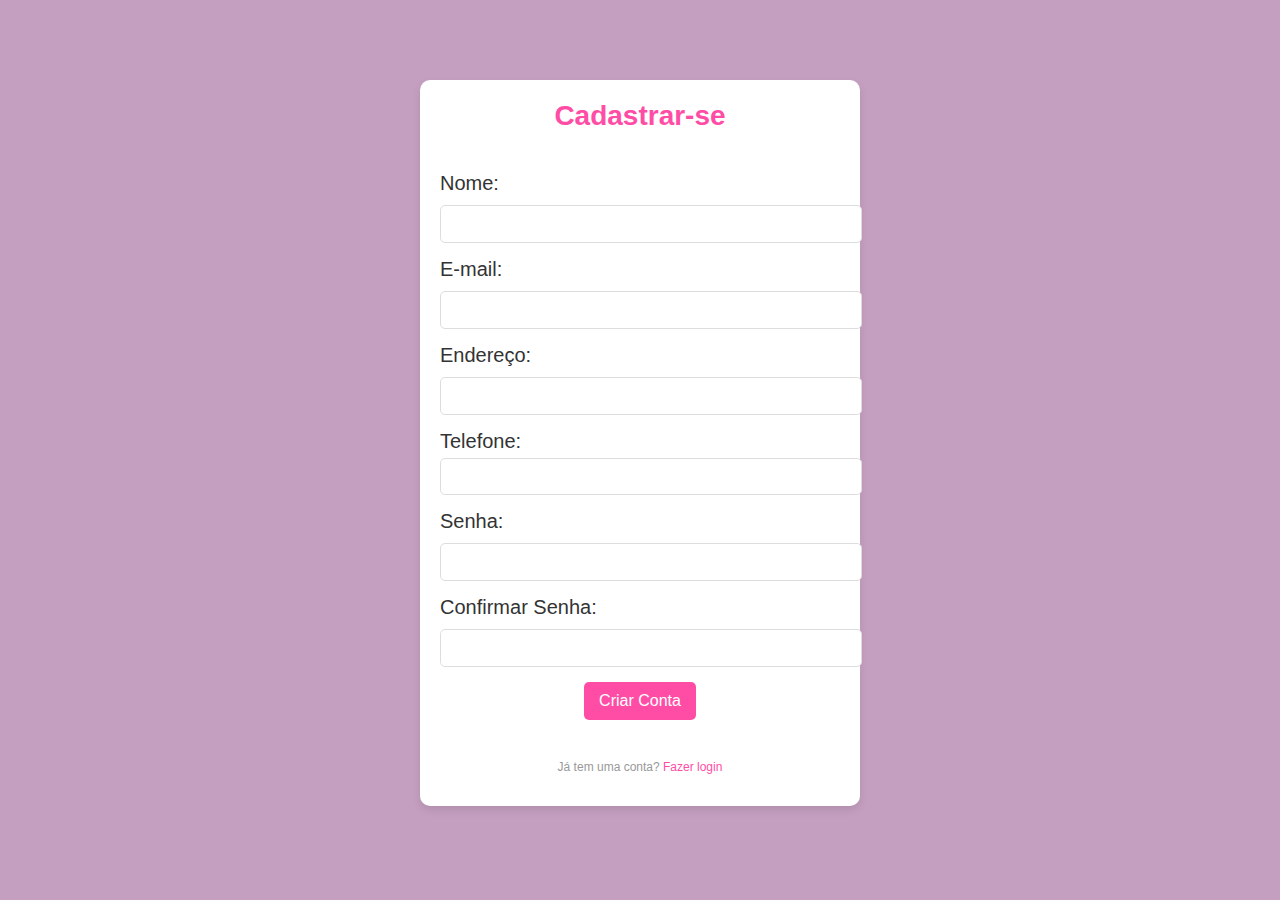
<file: cadastro.html>
<!DOCTYPE html>
<html lang="pt-BR">
<head>
    <meta charset="UTF-8">
    <meta name="viewport" content="width=device-width, initial-scale=1.0">
    <title>Cadastro - Beleza Feminina</title>
    <link rel="stylesheet" href="style.css">
</head>
<body>

    <div class="cadastro-container">
        <h1>Cadastrar-se</h1>
        <form id="cadastroForm">
            <div class="input-group">
                <label for="nome">Nome:</label>
                <input type="text" id="nome" required>
            </div>
            <div class="input-group">
                <label for="email">E-mail:</label>
                <input type="email" id="email" required>
            </div>
            <div class="input-group">
                <label for="endereco">Endereço:</label>
                <input type="text" id="endereco" required>
            </div>
            <div class="input-group">
                <label for="telefone">Telefone:</label>
                <input type="tel" id="telefone" required>
            </div>
            <div class="input-group">
                <label for="senha">Senha:</label>
                <input type="password" id="senha" required>
            </div>
            <div class="input-group">
                <label for="confirmarSenha">Confirmar Senha:</label>
                <input type="password" id="confirmarSenha" required>
            </div>
            <button type="submit">Criar Conta</button>
        </form>
        <p>Já tem uma conta? <a href="login.html">Fazer login</a></p>
    </div>

    <script src="script2.js"></script>
</body>
</html>
</file>
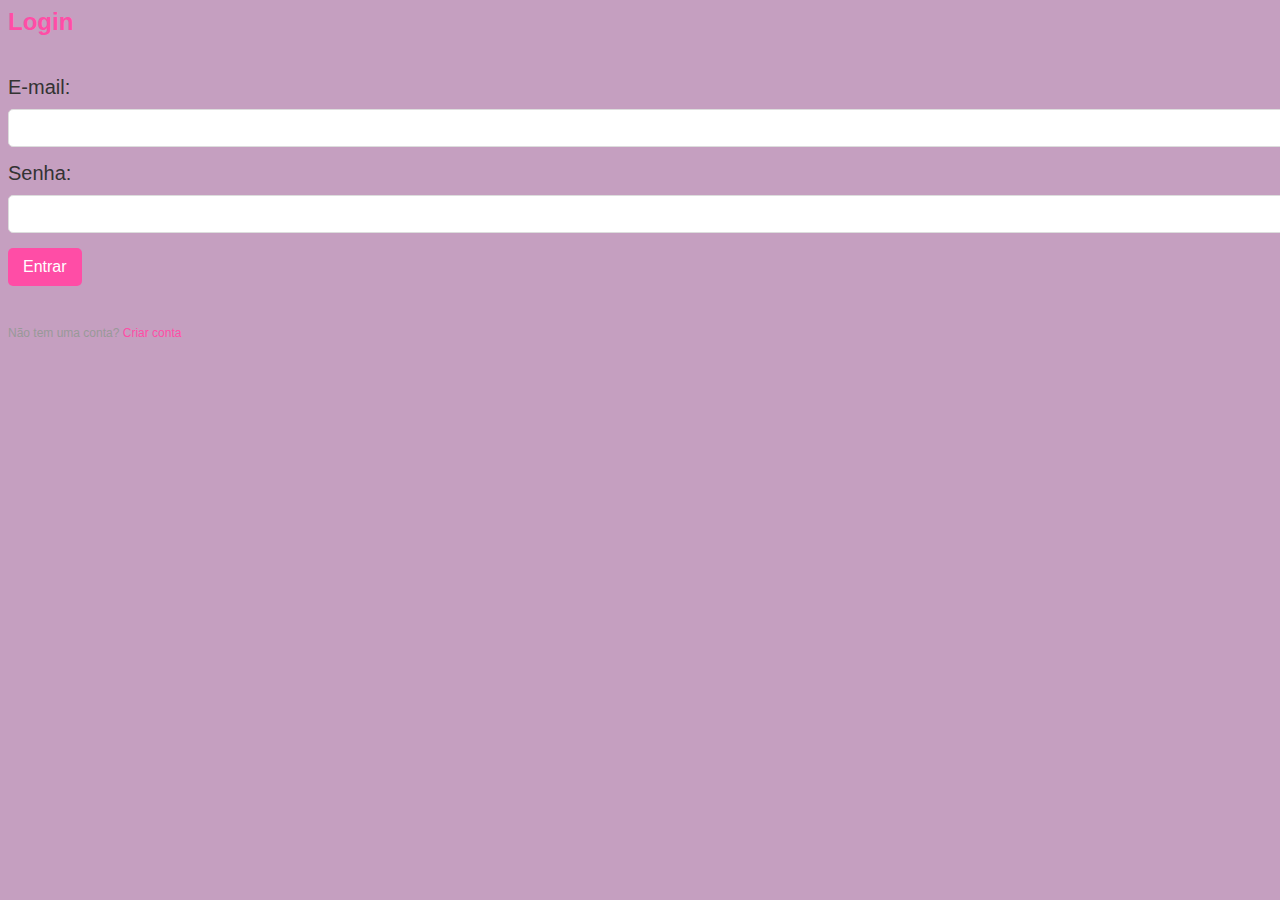
<file: login.html>
<!DOCTYPE html>
<html lang="pt-BR">
<head>
    <meta charset="UTF-8">
    <meta name="viewport" content="width=device-width, initial-scale=1.0">
    <title>Login - Beleza Feminina</title>
    <link rel="stylesheet" href="style.css">
</head>
<body>

    <div class="login-container">
        <h1>Login</h1>
        <form id="loginForm">
            <div class="input-group">
                <label for="email">E-mail:</label>
                <input type="email" id="email" required>
            </div>
            <div class="input-group">
                <label for="senha">Senha:</label>
                <input type="password" id="senha" required>
            </div>
            <button type="submit">Entrar</button>
        </form>
        <p>Não tem uma conta? <a href="cadastro.html">Criar conta</a></p>
    </div>

    <script src="script.js"></script>
</body>
</html>
</file>
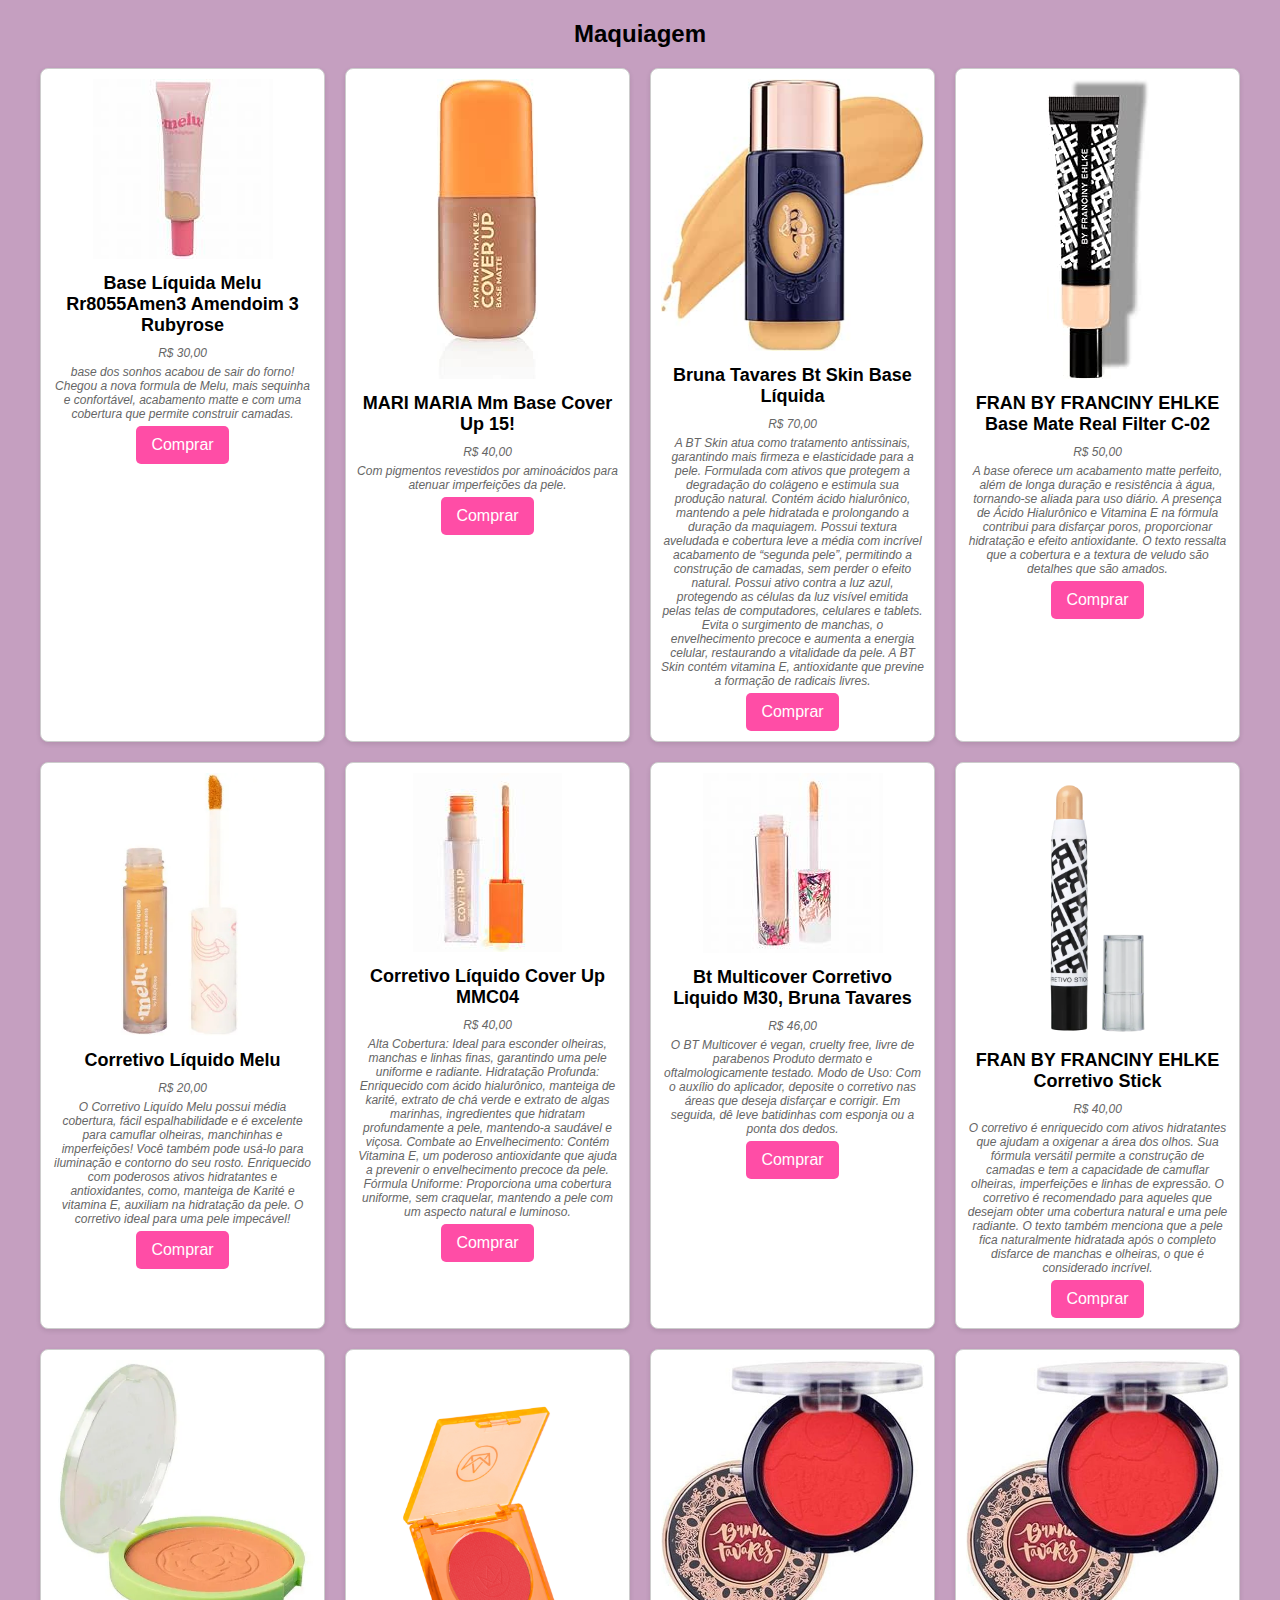
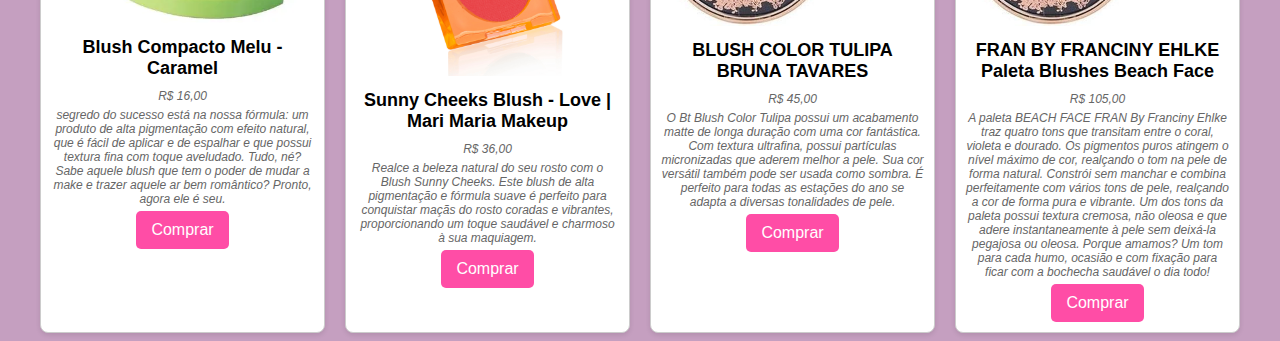
<file: maquiagem.html>
<!DOCTYPE html>
<html lang="pt-BR">
<head>
    <meta charset="UTF-8">
    <meta name="viewport" content="width=device-width, initial-scale=1.0">
    <title>Loja de Produtos</title>
    <link rel="stylesheet" href="style.css">
</head>
<body>
   <center><h2>Maquiagem</h2></center>
    <div class="product-grid">
        <div class="product">
            <img src="basemelu.jpeg" alt="Produto 1">
            <h3>Base Líquida Melu Rr8055Amen3 Amendoim 3 Rubyrose</h3>
            <p>R$ 30,00</p>
            <p> base dos sonhos acabou de sair do forno! Chegou a nova formula de Melu, mais sequinha e confortável, 
                acabamento matte e com uma cobertura que permite construir camadas.</p>
                <button type="submit">Comprar</button>
        </div>
        <div class="product">
            <img src="basemarymaria.jpg" alt="Produto 2">
            <h3>MARI MARIA Mm Base Cover Up 15!</h3>
            <p>R$ 40,00</p>
            <p>Com pigmentos revestidos por aminoácidos para atenuar imperfeições da pele.</p>
            <button type="submit">Comprar</button>
        </div>
        <div class="product">
            <img src="basebruna.jpg" alt="Produto 3">
            <h3>Bruna Tavares Bt Skin Base Líquida</h3>
            <p>R$ 70,00</p>
            <p>A BT Skin atua como tratamento antissinais, garantindo mais firmeza e elasticidade para a pele.
                 Formulada com ativos que protegem a degradação do colágeno e estimula sua produção natural. 
                 Contém ácido hialurônico, mantendo a pele hidratada e prolongando a duração da maquiagem. 
                 Possui textura aveludada e cobertura leve a média com incrível acabamento de “segunda pele”,
                  permitindo a construção de camadas, sem perder o efeito natural. Possui ativo contra a luz azul, 
                  protegendo as células da luz visível emitida pelas telas de computadores, celulares e tablets.
                   Evita o surgimento de manchas, o envelhecimento precoce e aumenta a energia celular, restaurando
                    a vitalidade da pele. A BT Skin contém vitamina E, 
                antioxidante que previne a formação de radicais livres.</p>
                <button type="submit">Comprar</button>
        </div>
        <div class="product">
            <img src="basefrancine.jpg" alt="Produto 4">
            <h3>FRAN BY FRANCINY EHLKE Base Mate Real Filter C-02</h3>
            <p>R$ 50,00</p>
            <p>A base oferece um acabamento matte perfeito, além de longa duração e resistência à água, tornando-se aliada para uso diário. 
                A presença de Ácido Hialurônico e Vitamina E na fórmula contribui para disfarçar poros, proporcionar hidratação e efeito antioxidante.
                 O texto ressalta que a cobertura e a textura de veludo são detalhes que são amados.
         </p>
         <button type="submit">Comprar</button>
        </div>
        <div class="product">
            <img src="corretivomelu.webp" alt="Produto 5">
            <h3>Corretivo Líquido Melu</h3>
            <p>R$ 20,00</p>
            <p>O Corretivo Liquído Melu possui média cobertura, fácil espalhabilidade e é excelente para camuflar olheiras, 
                manchinhas e imperfeições! Você também pode usá-lo para iluminação e contorno do seu rosto.
                Enriquecido com poderosos ativos hidratantes e antioxidantes, como, manteiga de Karité e vitamina E, 
                auxiliam na hidratação da pele.
                 O corretivo ideal para uma pele impecável!</p>
                 <button type="submit">Comprar</button>
        </div>
        <div class="product">
            <img src="corretivomarymaria.jpeg" alt="Produto 6">
            <h3>Corretivo Líquido Cover Up MMC04</h3>
            <p>R$ 40,00</p>
            <p>Alta Cobertura: Ideal para esconder olheiras, manchas e linhas finas, garantindo uma pele uniforme e radiante.
                Hidratação Profunda: Enriquecido com ácido hialurônico, manteiga de karité, extrato de chá verde e extrato de algas marinhas, ingredientes que hidratam profundamente a pele, mantendo-a saudável e viçosa.
                Combate ao Envelhecimento: Contém Vitamina E, um poderoso antioxidante que ajuda a prevenir o envelhecimento precoce da pele.
                Fórmula Uniforme: Proporciona uma cobertura uniforme, sem craquelar, mantendo a pele com um aspecto natural e luminoso.</p> 
                <button type="submit">Comprar</button>
        </div>
        <div class="product">
            <img src="corretivobruna.jpeg" alt="Produto 7">
            <h3>Bt Multicover Corretivo Liquido M30, Bruna Tavares</h3>
            <p>R$ 46,00</p>
            <p>O BT Multicover é vegan, cruelty free, livre de parabenos
                Produto dermato e oftalmologicamente testado.
                Modo de Uso: Com o auxílio do aplicador, deposite o corretivo nas áreas que deseja disfarçar e corrigir. 
                Em seguida, dê leve batidinhas com esponja ou a ponta dos dedos.
                </p>
                <button type="submit">Comprar</button>
        </div>
        <div class="product">
            <img src="corretivofran.webp" alt="Produto 8">
            <h3>FRAN BY FRANCINY EHLKE Corretivo Stick</h3>
            <p>R$ 40,00</p>
            <p>O corretivo é enriquecido com ativos hidratantes que ajudam a oxigenar a área dos olhos.
                 Sua fórmula versátil permite a construção de camadas e tem a capacidade de camuflar olheiras, imperfeições e linhas de expressão.
                  O corretivo é recomendado para aqueles que desejam obter uma cobertura natural e uma pele radiante. O texto também menciona que
                   a pele fica naturalmente hidratada após o completo disfarce de manchas e olheiras, 
                o que é considerado incrível.</p>
                <button type="submit">Comprar</button>
        </div>
        <div class="product">
            <img src="blushmelu.webp" alt="Produto 9">
            <h3>Blush Compacto Melu - Caramel</h3>
            <p>R$ 16,00</p>
            <p> segredo do sucesso está na nossa fórmula: um produto de alta pigmentação com efeito natural, que é fácil de aplicar e de espalhar e que possui textura fina com toque aveludado. Tudo, né?
                Sabe aquele blush que tem o poder de mudar a make e trazer aquele ar bem romântico? Pronto, agora ele é seu.</p>
                <button type="submit">Comprar</button>
        </div>
        <div class="product">
            <img src="nlushmarymaria.png" alt="Produto 10">
            <h3>Sunny Cheeks Blush - Love | Mari Maria Makeup</h3>
            <p>R$ 36,00</p>
            <p> Realce a beleza natural do seu rosto com o Blush Sunny Cheeks. 
                Este blush de alta pigmentação e fórmula suave é perfeito para conquistar maçãs do rosto coradas e vibrantes,
                 proporcionando um toque saudável e charmoso à sua maquiagem.
            </p>
            <button type="submit">Comprar</button>
        </div>
        <div class="product">
            <img src="blushbruna.jpg" alt="Produto 11">
            <h3>BLUSH COLOR TULIPA BRUNA TAVARES</h3>
            <p>R$ 45,00</p>
            <p>O Bt Blush Color Tulipa possui um acabamento matte de longa duração com uma cor fantástica. Com textura ultrafina, possui partículas micronizadas que aderem melhor a pele. Sua cor versátil também pode ser usada como sombra. 
                É perfeito para todas as estações do ano se adapta a diversas tonalidades de pele.</p>
                <button type="submit">Comprar</button>
        </div>
        <div class="product">
            <img src="blushbruna.jpg" alt="Produto 12">
            <h3>FRAN BY FRANCINY EHLKE Paleta Blushes Beach Face</h3>
            <p>R$ 105,00</p>
            <p>A paleta BEACH FACE FRAN By Franciny Ehlke traz quatro tons que transitam entre o coral, violeta e dourado. 
                Os pigmentos puros atingem o nível máximo de cor, realçando o tom na pele de forma natural. Constrói sem manchar 
                e combina perfeitamente com vários tons de pele, realçando a cor de forma pura e vibrante. Um dos tons da paleta possui textura cremosa, não oleosa e que adere instantaneamente à pele sem deixá-la pegajosa ou oleosa. 
                Porque amamos? Um tom para cada humo, ocasião e com fixação para ficar com a bochecha saudável o dia todo!</p>
                <button type="submit">Comprar</button>
        </div>
    </div>
</body>
</html>
</file>
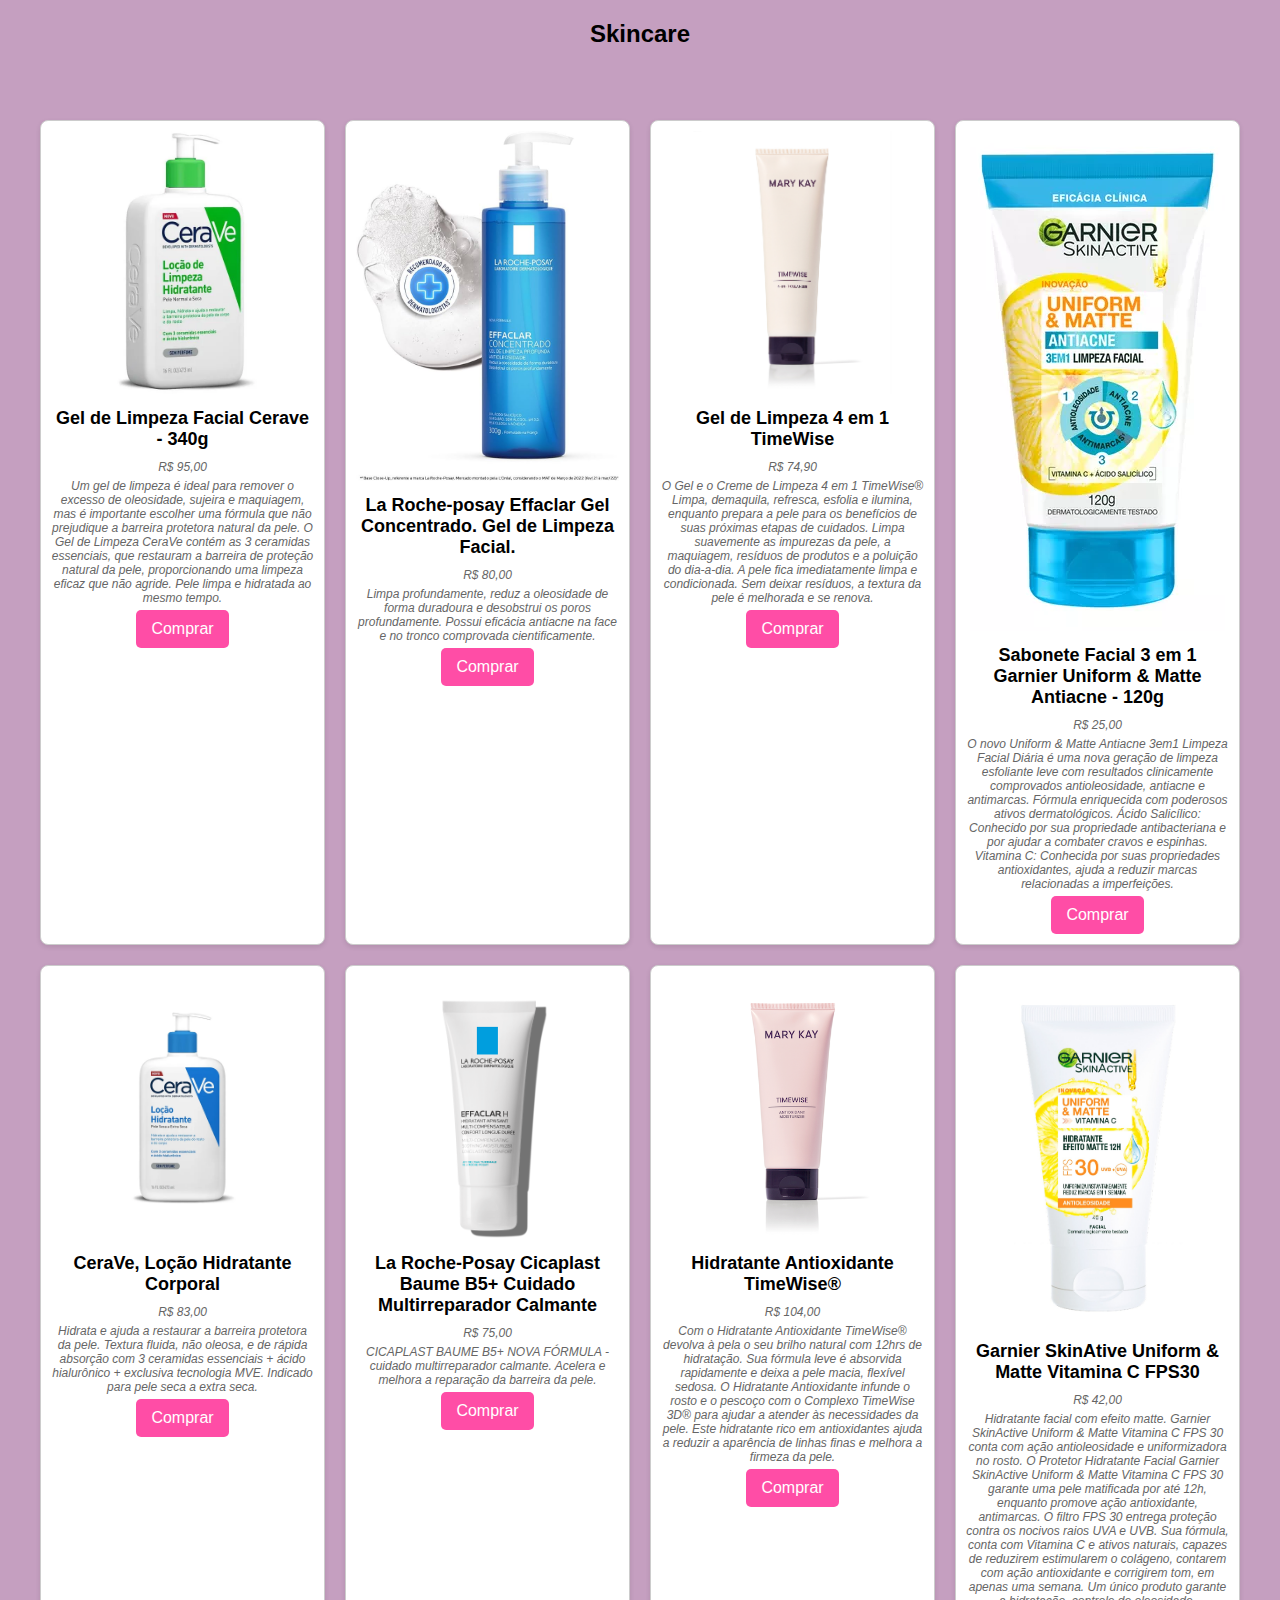
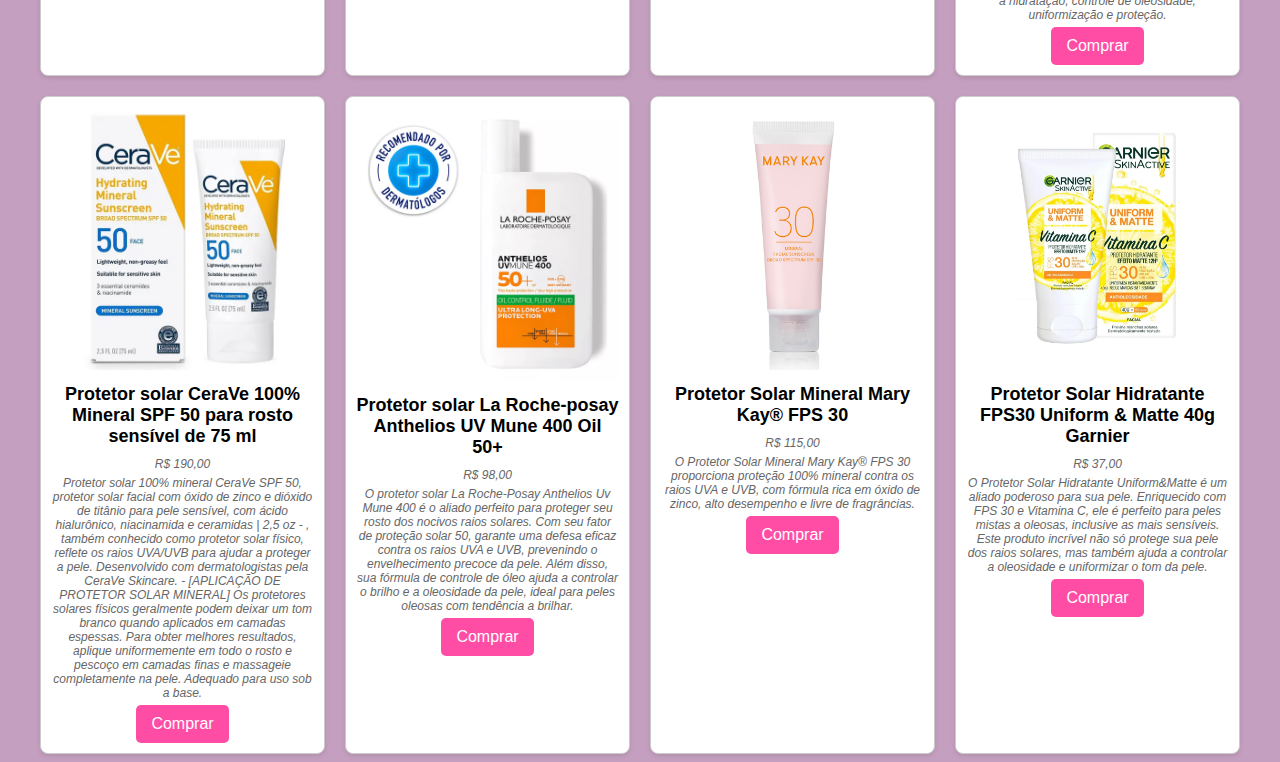
<file: paginaProduto.html>
<!DOCTYPE html>
<html lang="pt-BR">
<head>
    <meta charset="UTF-8">
    <meta name="viewport" content="width=device-width, initial-scale=1.0">
    <title>Loja de Produtos</title>
    <link rel="stylesheet" href="style.css">
</head>
<body>
   <div class="header"><h2>Skincare</h2></div>
    <div class="product-grid">
        <div class="product">
            <img src="sabonetecerave.webp" alt="Produto 1">
            <h3>Gel de Limpeza Facial Cerave - 340g</h3>
            <p>R$ 95,00</p>
            <p>Um gel de limpeza é ideal para remover o excesso de oleosidade, 
                sujeira e maquiagem, mas é importante escolher uma
                 fórmula que não prejudique a barreira protetora natural da pele.
                 O Gel de Limpeza CeraVe contém as 3 ceramidas essenciais, 
                 que restauram a barreira de proteção natural da pele, 
                 proporcionando uma limpeza eficaz que não agride. 
                 Pele limpa e hidratada
                  ao mesmo tempo.</p>
                  <button type="submit">Comprar</button>
        </div>
        <div class="product">
            <img src="laroche.jpg" alt="Produto 2">
            <h3>La Roche-posay Effaclar Gel Concentrado.
                 Gel de Limpeza Facial.</h3>
            <p>R$ 80,00</p>
            <p>Limpa profundamente, 
                reduz a oleosidade de forma duradoura e desobstrui os poros profundamente.
            Possui eficácia antiacne na face e no tronco comprovada cientificamente.</p>
            <button type="submit">Comprar</button>
        </div>
        <div class="product">
            <img src="mary key.jpg" alt="Produto 3">
            <h3>Gel de Limpeza 4 em 1 TimeWise</h3>
            <p>R$ 74,90</p>
            <p>O Gel e o Creme de Limpeza 4 em 1 TimeWise®  Limpa, demaquila, refresca, esfolia e ilumina, enquanto prepara
                 a pele para os benefícios de suas próximas etapas de cuidados. 
                 Limpa suavemente as impurezas da pele, a maquiagem, resíduos de produtos e a poluição do dia-a-dia. 
                 A pele fica imediatamente limpa e condicionada. Sem deixar resíduos, a textura da pele é melhorada e se renova.
                 </p>
                 <button type="submit">Comprar</button>
        </div>
        <div class="product">
            <img src="sabonetegarnier.webp" alt="Produto 4">
            <h3>Sabonete Facial 3 em 1 Garnier Uniform & Matte Antiacne - 120g</h3>
            <p>R$ 25,00</p>
            <p>O novo Uniform & Matte Antiacne 3em1 Limpeza Facial Diária é 
                uma nova geração de limpeza esfoliante leve com resultados
         clinicamente comprovados antioleosidade, antiacne e antimarcas.
         Fórmula enriquecida com poderosos ativos dermatológicos.
         Ácido Salicílico: Conhecido por sua propriedade antibacteriana
          e por ajudar a combater cravos e espinhas.
         
         Vitamina C: Conhecida por suas propriedades antioxidantes,
          ajuda a reduzir marcas relacionadas a imperfeições.
         </p>
         <button type="submit">Comprar</button>
        </div>
        <div class="product">
            <img src="Locao-Hidratante-CeraVe-473ml.webp" alt="Produto 5">
            <h3>CeraVe, Loção Hidratante Corporal</h3>
            <p>R$ 83,00</p>
            <p>Hidrata e ajuda a restaurar a barreira protetora da pele. Textura fluida, 
             não oleosa, e de rápida absorção com 3 ceramidas essenciais
             + ácido hialurônico + exclusiva tecnologia MVE. Indicado para pele seca a extra seca.</p>
             <button type="submit">Comprar</button>
        </div>
        <div class="product">
            <img src="hidratantefacial.webp" alt="Produto 6">
            <h3>La Roche-Posay Cicaplast Baume B5+ Cuidado Multirreparador Calmante</h3>
            <p>R$ 75,00</p>
            <p>CICAPLAST BAUME B5+ NOVA FÓRMULA - cuidado multirreparador calmante.
                 Acelera e melhora a reparação da barreira da pele.</p>
                 <button type="submit">Comprar</button>
        </div>
        <div class="product">
            <img src="hidratantemary.png" alt="Produto 7">
            <h3>Hidratante Antioxidante TimeWise®</h3>
            <p>R$ 104,00</p>
            <p>Com o Hidratante Antioxidante TimeWise® devolva à pela o seu brilho natural com 12hrs de hidratação. 
                Sua fórmula leve é absorvida rapidamente e deixa a pele macia, flexível sedosa. O Hidratante Antioxidante infunde
                 o rosto e o pescoço com o Complexo TimeWise 3D® para ajudar a atender às necessidades da pele. 
                Este hidratante rico em antioxidantes ajuda a reduzir a aparência de linhas finas e melhora a firmeza da pele.</p>
                <button type="submit">Comprar</button>
        </div>
        <div class="product">
            <img src="hidragarnier.jpg" alt="Produto 8">
            <h3>Garnier SkinAtive Uniform & Matte Vitamina C FPS30</h3>
            <p>R$ 42,00</p>
            <p>Hidratante facial com efeito matte. Garnier SkinActive Uniform & Matte Vitamina C FPS 30 conta com ação antioleosidade e uniformizadora no rosto.


                O Protetor Hidratante Facial Garnier SkinActive Uniform & Matte Vitamina C FPS 30 garante uma pele matificada por até 12h,
                 enquanto promove ação antioxidante, antimarcas. O filtro FPS 30 entrega proteção contra os nocivos raios UVA e UVB. 
                 Sua fórmula, conta com Vitamina C e ativos naturais, capazes de reduzirem estimularem o colágeno, contarem com ação
                  antioxidante e corrigirem tom, em apenas uma semana.
                 Um único produto garante a hidratação, controle de oleosidade, uniformização e proteção.</p>
                 <button type="submit">Comprar</button>
        </div>
        <div class="product">
            <img src="protetorcerave.webp" alt="Produto 9">
            <h3>Protetor solar CeraVe 100% Mineral SPF 50 para rosto sensível de 75 ml</h3>
            <p>R$ 190,00</p>
            <p>Protetor solar 100% mineral CeraVe SPF 50, protetor solar facial com óxido de zinco e dióxido de titânio para pele sensível, com ácido hialurônico, niacinamida e ceramidas | 2,5 oz -
              , também conhecido como protetor solar físico, reflete os raios UVA/UVB para ajudar a proteger a pele.
               Desenvolvido com dermatologistas pela CeraVe Skincare. - [APLICAÇÃO DE PROTETOR SOLAR MINERAL] Os protetores solares
                físicos geralmente podem deixar um tom branco quando aplicados em camadas espessas. Para obter melhores resultados, 
                aplique uniformemente
                 em todo o rosto e pescoço em camadas finas e massageie completamente na pele. Adequado para uso sob a base. </p>
                 <button type="submit">Comprar</button>
        </div>
        <div class="product">
            <img src="protelaroche.webp" alt="Produto 10">
            <h3>Protetor solar La Roche-posay Anthelios UV Mune 400 Oil 50+</h3>
            <p>R$ 98,00</p>
            <p>O protetor solar La Roche-Posay Anthelios Uv Mune 400 é o aliado perfeito para proteger seu rosto dos nocivos raios solares.
                Com seu fator de proteção solar 50, garante uma defesa eficaz contra os raios UVA e UVB,
                 prevenindo o envelhecimento precoce da pele. Além disso, sua fórmula de controle de óleo ajuda a 
                 controlar o brilho e a oleosidade da pele,
                 ideal para peles oleosas com tendência a brilhar.  
            </p>
            <button type="submit">Comprar</button>
        </div>
        <div class="product">
            <img src="protetormary.png" alt="Produto 11">
            <h3>Protetor Solar Mineral Mary Kay® FPS 30</h3>
            <p>R$ 115,00</p>
            <p>O Protetor Solar Mineral Mary Kay® FPS 30 proporciona proteção 100% mineral contra os raios UVA e UVB,
                 com fórmula rica em óxido de zinco, alto desempenho e livre de fragrâncias.</p>
                 <button type="submit">Comprar</button>
        </div>
        <div class="product">
            <img src="protegarnier.webp" alt="Produto 12">
            <h3>Protetor Solar Hidratante FPS30 Uniform & Matte 40g Garnier</h3>
            <p>R$ 37,00</p>
            <p>O Protetor Solar Hidratante Uniform&Matte é um aliado poderoso para sua pele. 
                Enriquecido com FPS 30 e Vitamina C, ele é perfeito para peles mistas a oleosas, 
                inclusive as mais sensíveis. Este produto incrível não só protege sua pele dos raios solares,
                 mas também ajuda a controlar a oleosidade e uniformizar o tom da pele.</p>
                 <button type="submit">Comprar</button>
        </div>
    </div>
</body>
</html>
</file>
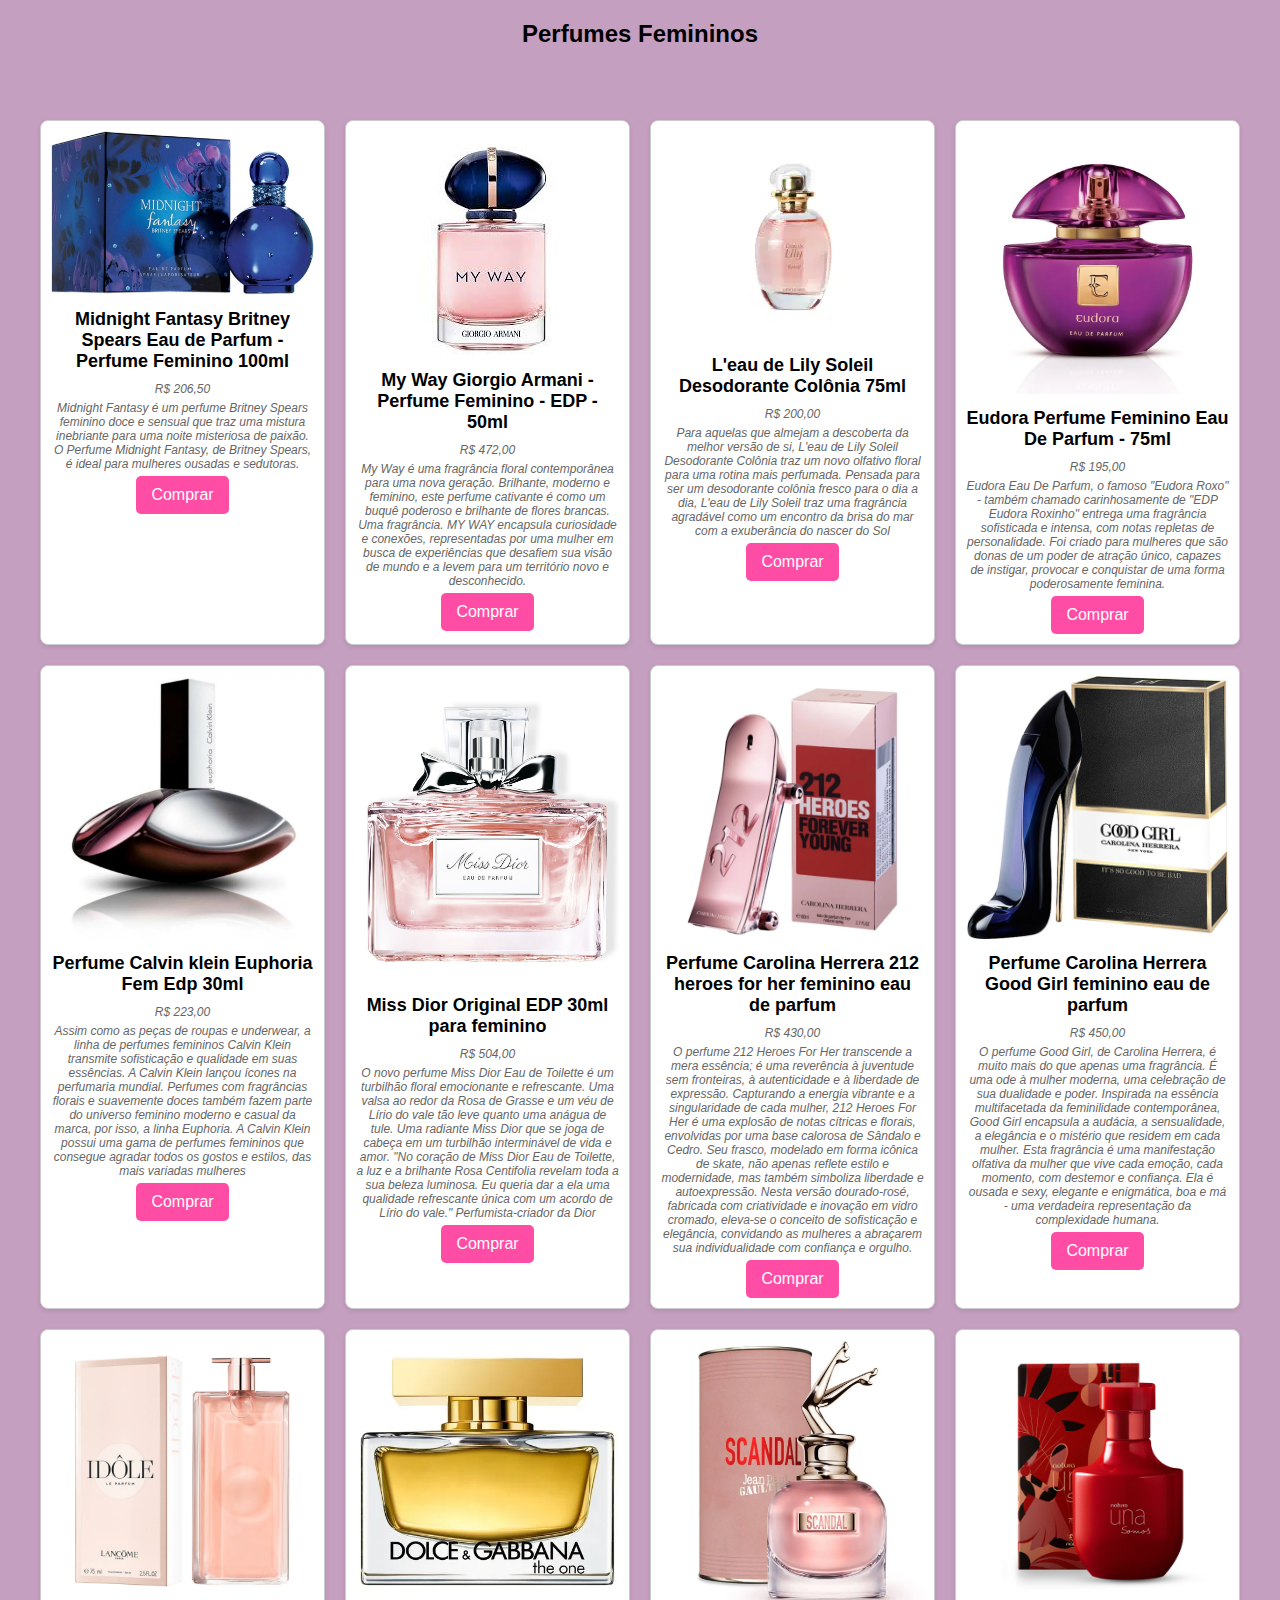
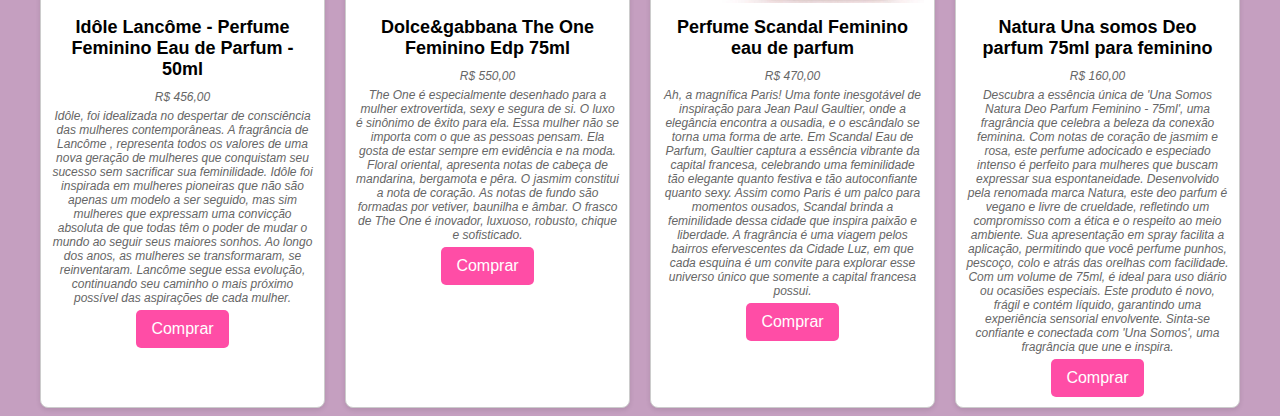
<file: perfumefem.html>
<!DOCTYPE html>
<html lang="pt-BR">
<head>
    <meta charset="UTF-8">
    <meta name="viewport" content="width=device-width, initial-scale=1.0">
    <title>Loja de Produtos</title>
    <link rel="stylesheet" href="style.css">
</head>
<body>
    <div class="header"><h2>Perfumes Femininos</h2></div>
    <div class="product-grid">
        <div class="product">
            <img src="perfume britney spears.jpg" alt="Produto 1">
            <h3>Midnight Fantasy Britney Spears Eau de Parfum - Perfume Feminino 100ml</h3>
            <p>R$ 206,50</p>
            <p>Midnight Fantasy é um perfume Britney Spears feminino doce e sensual que traz uma mistura
                 inebriante para uma noite misteriosa de paixão.
                 O Perfume Midnight Fantasy, de Britney Spears, é ideal para mulheres ousadas e sedutoras.</p>
                 <button type="submit">Comprar</button>
        </div>
        <div class="product">
            <img src="my way.jpeg" alt="Produto 2">
            <h3>My Way Giorgio Armani - Perfume Feminino - EDP - 50ml</h3>
            <p>R$ 472,00</p>
            <p>My Way é uma fragrância floral contemporânea para uma nova geração.
                 Brilhante, moderno e feminino, este perfume cativante é como um
                  buquê poderoso e brilhante de flores brancas. Uma fragrância.
                   MY WAY encapsula curiosidade e conexões, representadas por uma mulher
                    em busca de experiências que desafiem sua visão de mundo
                 e a levem para um território novo e desconhecido.</p>
                 <button type="submit">Comprar</button>
        </div>
        <div class="product">
            <img src="lily.webp" alt="Produto 3">
            <h3>L'eau de Lily Soleil Desodorante Colônia 75ml</h3>
            <p>R$ 200,00</p>
            <p>Para aquelas que almejam a descoberta da melhor versão de si, L'eau de Lily Soleil 
                Desodorante Colônia traz um novo olfativo floral para uma rotina mais perfumada.
                Pensada para ser um desodorante colônia fresco para o dia a dia, L'eau de Lily Soleil traz uma fragrância
                 agradável como um encontro da brisa do mar com a exuberância do nascer do Sol</p>
                 <button type="submit">Comprar</button>
        </div>
        <div class="product">
            <img src="eudora.jpg" alt="Produto 4">
            <h3>Eudora Perfume Feminino Eau De Parfum - 75ml</h3>
            <p>R$ 195,00</p>
            <p>Eudora Eau De Parfum, o famoso "Eudora Roxo" - também chamado carinhosamente de "EDP Eudora Roxinho" entrega
            uma fragrância sofisticada e intensa, com notas repletas de personalidade. Foi criado para mulheres que são donas de
             um poder de atração único, capazes de instigar,
             provocar e conquistar de uma forma poderosamente feminina.</p>
             <button type="submit">Comprar</button>
        </div>
        <div class="product">
            <img src="calvinperfufem.webp" alt="Produto 5">
            <h3>Perfume Calvin klein Euphoria Fem Edp 30ml</h3>
            <p>R$ 223,00</p>
            <p>Assim como as peças de roupas e underwear, a linha de perfumes femininos Calvin Klein transmite sofisticação e qualidade
                 em suas essências. A Calvin Klein lançou ícones na perfumaria mundial. Perfumes com fragrâncias florais e suavemente doces
                  também fazem parte do universo feminino moderno e casual da marca, por isso, a linha Euphoria.
                 A Calvin Klein possui uma gama de perfumes femininos que consegue agradar todos os gostos e estilos, das mais variadas mulheres</p>
                 <button type="submit">Comprar</button>
        </div>
        <div class="product">
            <img src="misdiorfem.jpg" alt="Produto 6">
            <h3>Miss Dior Original EDP 30ml para feminino</h3>
            <p>R$ 504,00</p>
            <p>O novo perfume Miss Dior Eau de Toilette é um turbilhão floral emocionante e refrescante.
                 Uma valsa ao redor da Rosa de Grasse e um véu de Lírio do vale tão leve quanto uma anágua de tule. 
                 Uma radiante Miss Dior que se joga de cabeça em um turbilhão interminável de vida e amor.
                  "No coração de Miss Dior Eau de Toilette, a luz e a brilhante Rosa Centifolia revelam toda a sua beleza luminosa. 
                Eu queria dar a ela uma qualidade refrescante única com um acordo de Lírio do vale." Perfumista-criador da Dior</p>
                <button type="submit">Comprar</button>
        </div>
        <div class="product">
            <img src="212.webp" alt="Produto 7">
            <h3>Perfume Carolina Herrera 212 heroes for her feminino eau de parfum</h3>
            <p>R$ 430,00</p>
            <p>O perfume 212 Heroes For Her transcende a mera essência; é uma reverência à juventude sem fronteiras, à autenticidade 
            e à liberdade de expressão. Capturando a energia vibrante e a singularidade de cada mulher, 
            212 Heroes For Her é uma explosão de notas cítricas e florais, envolvidas por uma base calorosa de Sândalo e Cedro.
            Seu frasco, modelado em forma icônica de skate, não apenas reflete estilo e modernidade, mas também simboliza liberdade
             e autoexpressão.
            Nesta versão dourado-rosé, fabricada com criatividade e inovação em vidro cromado, eleva-se o conceito de sofisticação
             e elegância, 
                convidando as mulheres a abraçarem sua individualidade com confiança e orgulho.</p>
                <button type="submit">Comprar</button>
        </div>
        <div class="product">
            <img src="goodgirlfem.webp" alt="Produto 8">
            <h3>Perfume Carolina Herrera Good Girl feminino eau de parfum</h3>
            <p>R$ 450,00</p>
            <p>O perfume Good Girl, de Carolina Herrera, é muito mais do que apenas uma fragrância. 
        É uma ode à mulher moderna, uma celebração de sua dualidade e poder.
        Inspirada na essência multifacetada da feminilidade contemporânea, Good Girl encapsula a audácia, a sensualidade,
         a elegância e o mistério que residem em cada mulher.
        Esta fragrância é uma manifestação olfativa da mulher que vive cada emoção, cada momento, com destemor e confiança.
         Ela é ousada e sexy, elegante e enigmática,
         boa e má - uma verdadeira representação da complexidade humana.</p>
         <button type="submit">Comprar</button>
        </div>
        <div class="product">
            <img src="idolefem.jpg" alt="Produto 9">
            <h3>Idôle Lancôme - Perfume Feminino Eau de Parfum - 50ml</h3>
            <p>R$ 456,00</p>
            <p>Idôle, foi idealizada no despertar de consciência das mulheres contemporâneas. A fragrância de Lancôme ,
                 representa todos os valores de uma nova geração de mulheres que conquistam seu sucesso sem sacrificar sua feminilidade.
                  Idôle foi inspirada em mulheres pioneiras que não são apenas um modelo a ser seguido,
                   mas sim mulheres que expressam uma convicção absoluta de que todas têm o poder de mudar o mundo ao seguir seus maiores sonhos.
                    Ao longo dos anos, as mulheres se transformaram, se reinventaram. Lancôme segue essa evolução, 
                continuando seu caminho o mais próximo possível das aspirações de cada mulher.</p>
            <button type="submit">Comprar</button>
        </div>
        <div class="product">
            <img src="dolcegabanna.webp" alt="Produto 10">
            <h3>Dolce&gabbana The One Feminino Edp 75ml</h3>
            <p>R$ 550,00</p>
            <p>The One é especialmente desenhado para a mulher extrovertida, sexy e segura de si. O luxo é sinônimo de êxito para ela.
                Essa mulher não se importa com o que as pessoas pensam.
    Ela gosta de estar sempre em evidência e na moda.
    Floral oriental, apresenta notas de cabeça de mandarina, bergamota e pêra. O jasmim constitui a nota de coração.
    As notas de fundo são formadas por vetiver, baunilha e âmbar. 
    O frasco de The One é inovador, luxuoso, robusto, chique e sofisticado.</p>
            <button type="submit">Comprar</button>
        </div>
        <div class="product">
            <img src="scandal.webp" alt="Produto 11">
            <h3>Perfume Scandal Feminino eau de parfum</h3>
            <p>R$ 470,00</p>
            <p>Ah, a magnífica Paris! Uma fonte inesgotável de inspiração para Jean Paul Gaultier, onde a elegância encontra a ousadia,
                 e o  escândalo se torna uma forma de arte. 
                 Em Scandal Eau de Parfum, Gaultier captura a essência vibrante da capital francesa, celebrando uma feminilidade tão elegante quanto festiva e tão autoconfiante quanto sexy.
        Assim como Paris é um palco para momentos ousados, Scandal brinda a feminilidade dessa cidade que inspira paixão e liberdade.
            A fragrância é uma viagem pelos bairros efervescentes da Cidade Luz, 
            em que cada esquina é um convite para explorar esse universo único que somente a capital francesa possui.</p>
            <button type="submit">Comprar</button>
        </div>
        <div class="product">
            <img src="unanatura.jpg" alt="Produto 12">
            <h3>Natura Una somos Deo parfum 75ml para feminino</h3>
            <p>R$ 160,00</p>
            <p>Descubra a essência única de 'Una Somos Natura Deo Parfum Feminino - 75ml', uma fragrância que celebra a beleza da conexão feminina.
                 Com notas de coração de jasmim e rosa, este perfume adocicado e especiado intenso é perfeito para mulheres que buscam expressar
                  sua espontaneidade. Desenvolvido pela renomada marca Natura, este deo parfum é vegano e livre de crueldade, refletindo um
                   compromisso com a ética e o respeito ao meio ambiente. Sua apresentação em spray facilita a aplicação, permitindo que você
                    perfume punhos, pescoço, colo e atrás das orelhas com facilidade. Com um volume de 75ml, é ideal para uso diário ou ocasiões 
                    especiais. Este produto é novo, frágil e contém líquido, garantindo uma experiência sensorial envolvente. 
                Sinta-se confiante e conectada com 'Una Somos', uma fragrância que une e inspira.</p>
            <button type="submit">Comprar</button>
        </div>
    </div>
</body>
</html>
</file>
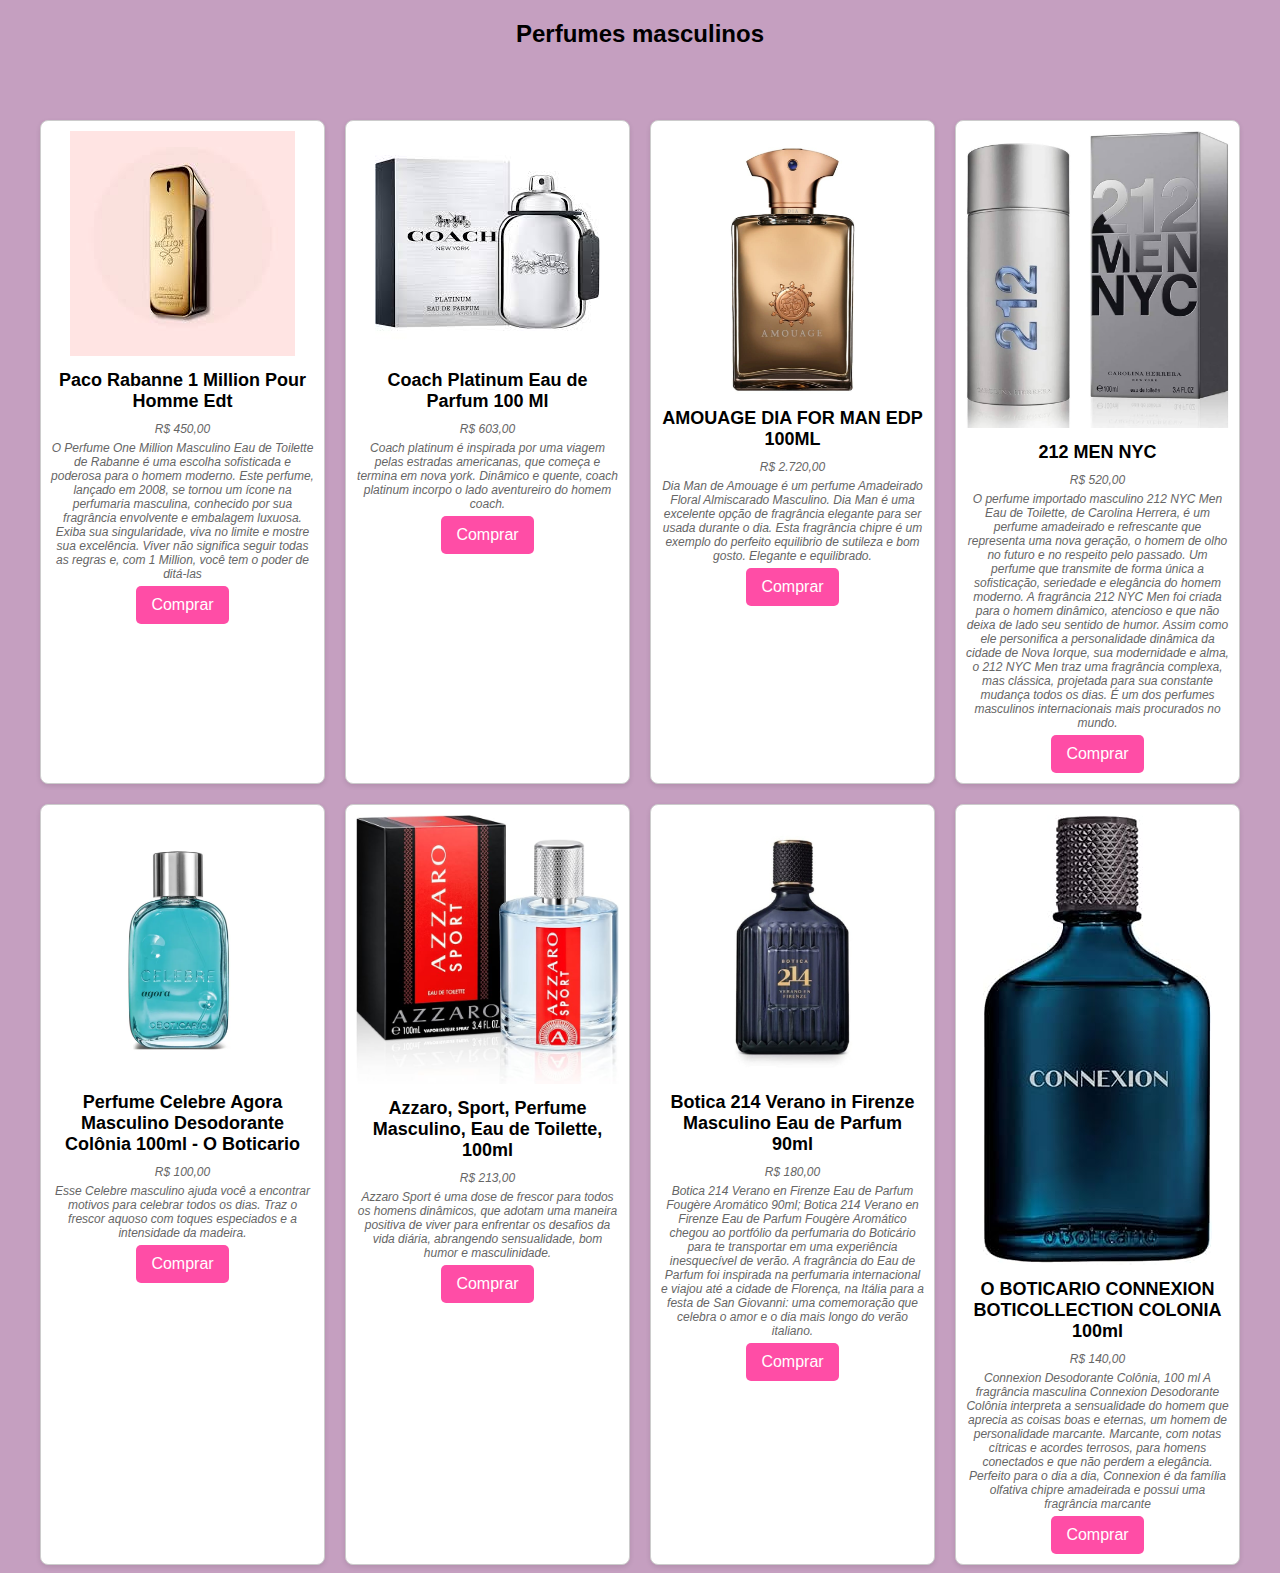
<file: produtohomem.html>
<!DOCTYPE html>
<html lang="pt-BR">
<head>
    <meta charset="UTF-8">
    <meta name="viewport" content="width=device-width, initial-scale=1.0">
    <title>Loja de Produtos</title>
    <link rel="stylesheet" href="style.css">
</head>
<body>
    <div class="header"><h2>Perfumes masculinos</h2></div>
    <div class="product-grid">
        <div class="product">
            <img src="per masculino.jpeg" alt="Produto 1">
            <h3>Paco Rabanne 1 Million Pour Homme Edt</h3>
            <p>R$ 450,00</p>
            <p>O Perfume One Million Masculino Eau de Toilette de Rabanne é uma escolha sofisticada e poderosa para o homem moderno.
Este perfume, lançado em 2008, se tornou um ícone na perfumaria masculina,
 conhecido por sua fragrância envolvente e embalagem luxuosa.
            Exiba sua singularidade, viva no limite e mostre sua excelência. Viver não significa seguir todas as regras e, com 1
                 Million, você tem o poder de ditá-las</p>
                 <button type="submit">Comprar</button>
        </div>
        <div class="product">
            <img src="perfume masculino.jpeg" alt="Produto 2">
            <h3>Coach Platinum Eau de Parfum 100 Ml</h3>
            <p>R$ 603,00</p>
            <p>Coach platinum é inspirada por uma viagem pelas
                 estradas americanas, que começa e termina em nova york.
                  Dinâmico e quente, coach platinum incorpo
                o lado aventureiro do homem coach.</p>
                <button type="submit">Comprar</button>
        </div>
        <div class="product">
            <img src="perfume masss.jpg" alt="Produto 3">
            <h3>AMOUAGE DIA FOR MAN EDP 100ML</h3>
            <p>R$ 2.720,00</p>
            <p>Dia Man de Amouage é um perfume Amadeirado Floral Almiscarado Masculino.
              Dia Man é uma excelente opção de fragrância elegante para ser usada durante o dia.
         Esta fragrância chipre é um exemplo do perfeito equilibrio de sutileza e bom gosto. Elegante e equilibrado.</p>
         <button type="submit">Comprar</button>
        </div>
        <div class="product">
            <img src="perfumehomem4.jpg" alt="Produto 4">
            <h3>212 MEN NYC</h3>
            <p>R$ 520,00</p>
            <p>O perfume importado masculino 212 NYC Men Eau de Toilette,
                 de Carolina Herrera, é um perfume amadeirado e refrescante 
                 que representa uma nova geração, o homem de olho no futuro e 
                 no respeito pelo passado. Um perfume que transmite de forma 
                 única a sofisticação, seriedade e elegância do homem moderno.
                  A fragrância 212 NYC Men foi criada para o homem dinâmico, 
                  atencioso e que não deixa de lado seu sentido de humor.
                   Assim como ele personifica a personalidade dinâmica da cidade de
                    Nova Iorque, sua modernidade e alma, o 212 NYC Men traz uma 
                    fragrância complexa, mas clássica, projetada para sua constante 
                    mudança todos os dias. É um dos perfumes masculinos
                     internacionais mais procurados no mundo.</p>
                     <button type="submit">Comprar</button>
        </div>
        <div class="product">
            <img src="perfumemasculino1.png" alt="Produto 5">
            <h3>
                Perfume Celebre Agora Masculino Desodorante Colônia 100ml - O Boticario</h3>
            <p>R$ 100,00</p>
            <p>Esse Celebre masculino ajuda você a encontrar motivos para celebrar todos os dias. 
            Traz o frescor aquoso com toques especiados e a intensidade da madeira.</p>
            <button type="submit">Comprar</button>
        </div>
        <div class="product">
            <img src="azzaro.jpg" alt="Produto 6">
            <h3>Azzaro, Sport, Perfume Masculino, Eau de Toilette, 100ml</h3>
            <p>R$ 213,00</p>
            <p>Azzaro Sport é uma dose de frescor para todos os homens dinâmicos, que adotam uma 
            maneira positiva de viver para enfrentar os desafios da vida diária, abrangendo sensualidade,
             bom humor e masculinidade.</p>
             <button type="submit">Comprar</button>
        </div>
        <div class="product">
            <img src="perfumemasculino3.jpg" alt="Produto 7">
            <h3>Botica 214 Verano in Firenze Masculino Eau de Parfum 90ml</h3>
            <p>R$ 180,00</p>
            <p>Botica 214 Verano en Firenze Eau de Parfum Fougère Aromático 90ml; Botica 214 Verano en Firenze Eau de Parfum Fougère Aromático 
                chegou ao portfólio da perfumaria do Boticário para te transportar em uma experiência inesquecível de verão. A fragrância do Eau
                 de Parfum foi inspirada na perfumaria internacional e viajou até a cidade de Florença, na Itália para a festa de San Giovanni: 
                uma comemoração que celebra o amor e o dia mais longo do verão italiano.</p>
                <button type="submit">Comprar</button>
        </div>
        <div class="product">
            <img src="connexion.jpg" alt="Produto 8">
            <h3>O BOTICARIO CONNEXION BOTICOLLECTION COLONIA 100ml</h3>
            <p>R$ 140,00</p>
            <p>Connexion Desodorante Colônia, 100 ml A fragrância masculina Connexion Desodorante Colônia interpreta a
                 sensualidade do homem que aprecia as coisas boas e eternas, um homem de personalidade marcante. Marcante, 
                 com notas cítricas e acordes terrosos, para homens conectados e que não perdem a elegância. Perfeito para o dia a dia, 
                Connexion é da família olfativa chipre amadeirada e possui uma fragrância marcante</p>
                <button type="submit">Comprar</button>
        </div>
     
    
</body>
</html>
</file>
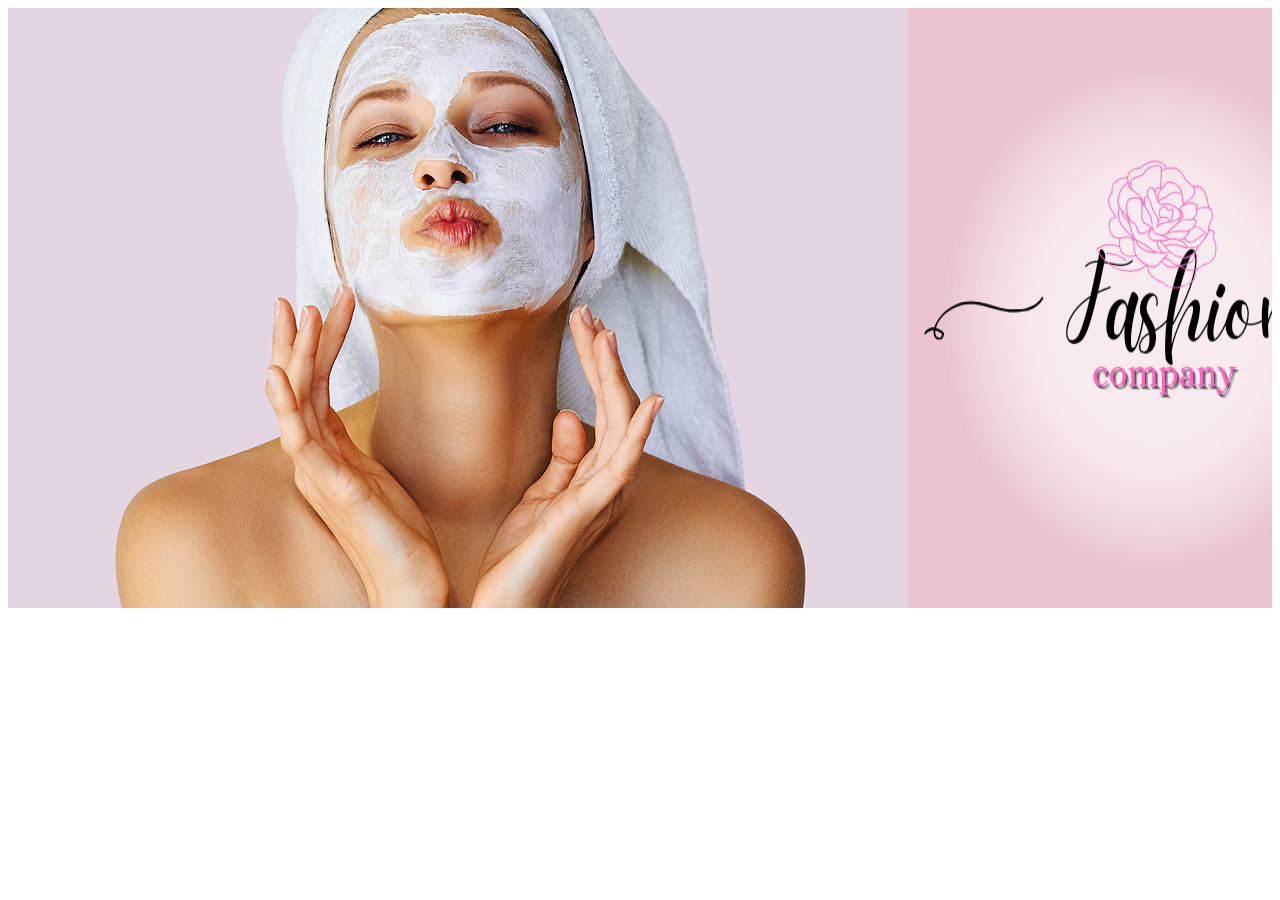
<file: skincare.html>
<!DOCTYPE html>
<html lang="en">
<head>
<meta charset="UTF-8">
<meta name="viewport" content="width=device-width, initial-scale=1.0">
<title>Carrossel Automático</title>
<style>
  .carousel-container {
    width: 100%;
    overflow: hidden;
    position: relative;
  }

  .carousel {
    display: flex;
    transition: transform 0.5s ease;
  }

  .carousel img {
    width: 100%;
    height: auto;
  }
</style>
</head>
<body>

<div class="carousel-container">
  <div class="carousel">
    <img src="skincare.jpg" alt="Imagem 1">
    <img src="fashion.png" alt="Imagem 2">
    <img src="skincare.jpg" alt="Imagem 3">
    <img src="fashion.png" alt="Imagem 4">
  </div>
</div>

<script>
  let slideIndex = 0;
  const slides = document.querySelectorAll('.carousel img');
  const slideCount = slides.length;

  function showSlides() {
    if (slideIndex >= slideCount) {
      slideIndex = 0;
    }
    else if (slideIndex < 0) {
      slideIndex = slideCount - 1;
    }
    const offset = -slideIndex * 100;
    document.querySelector('.carousel').style.transform = `translateX(${offset}%)`;
    slideIndex++;
  }

  setInterval(showSlides, 2000); // Muda a cada 2 segundos (2000 milissegundos)
</script>

</body>
</html>
</file>
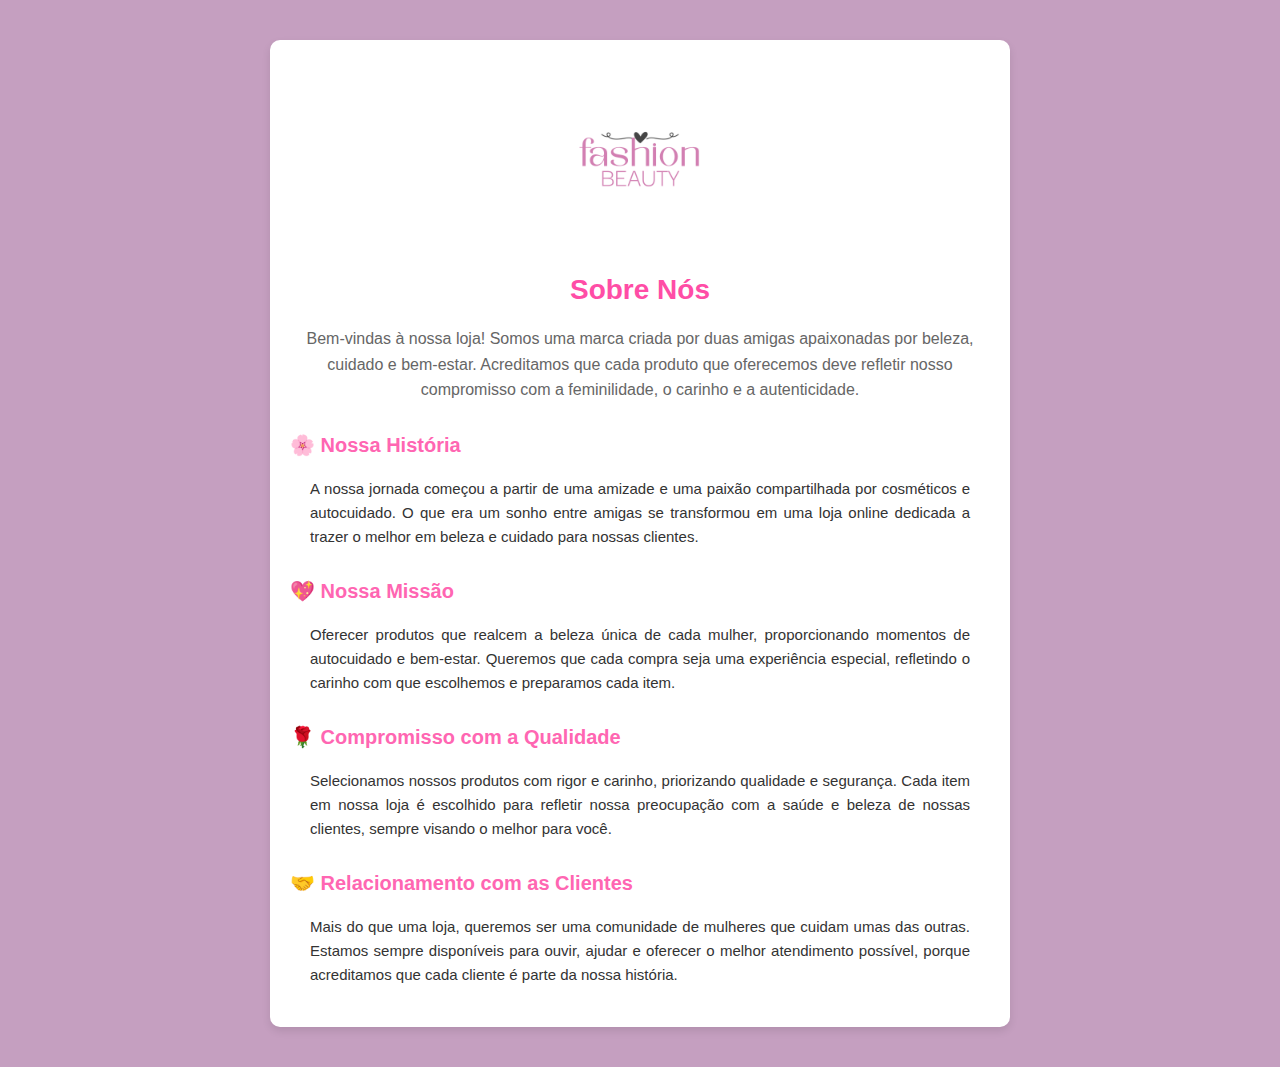
<file: sobrenos.html>
<!DOCTYPE html>
<html lang="pt-BR">
<head>
    <meta charset="UTF-8">
    <meta name="viewport" content="width=device-width, initial-scale=1.0">
    <title>Sobre Nós - Beleza Feminina</title>
    <link rel="stylesheet" href="style.css">
</head>
<body>

    <div class="sobre-container">
        <img src="logoo.png" alt="Logo da loja" class="logo">
        <h1>Sobre Nós</h1>
        <p>Bem-vindas à nossa loja! Somos uma marca criada por duas amigas apaixonadas por beleza, cuidado e bem-estar. Acreditamos que cada produto que oferecemos deve refletir nosso compromisso com a feminilidade, o carinho e a autenticidade.</p>

        <div class="topico">
            <h2>🌸 Nossa História</h2>
            <p>A nossa jornada começou a partir de uma amizade e uma paixão compartilhada por cosméticos e autocuidado. O que era um sonho entre amigas se transformou em uma loja online dedicada a trazer o melhor em beleza e cuidado para nossas clientes.</p>
        </div>

        <div class="topico">
            <h2>💖 Nossa Missão</h2>
            <p>Oferecer produtos que realcem a beleza única de cada mulher, proporcionando momentos de autocuidado e bem-estar. Queremos que cada compra seja uma experiência especial, refletindo o carinho com que escolhemos e preparamos cada item.</p>
        </div>

        <div class="topico">
            <h2>🌹 Compromisso com a Qualidade</h2>
            <p>Selecionamos nossos produtos com rigor e carinho, priorizando qualidade e segurança. Cada item em nossa loja é escolhido para refletir nossa preocupação com a saúde e beleza de nossas clientes, sempre visando o melhor para você.</p>
        </div>

        <div class="topico">
            <h2>🤝 Relacionamento com as Clientes</h2>
            <p>Mais do que uma loja, queremos ser uma comunidade de mulheres que cuidam umas das outras. Estamos sempre disponíveis para ouvir, ajudar e oferecer o melhor atendimento possível, porque acreditamos que cada cliente é parte da nossa história.</p>
        </div>
    </div>

</body>
</html>
</file>
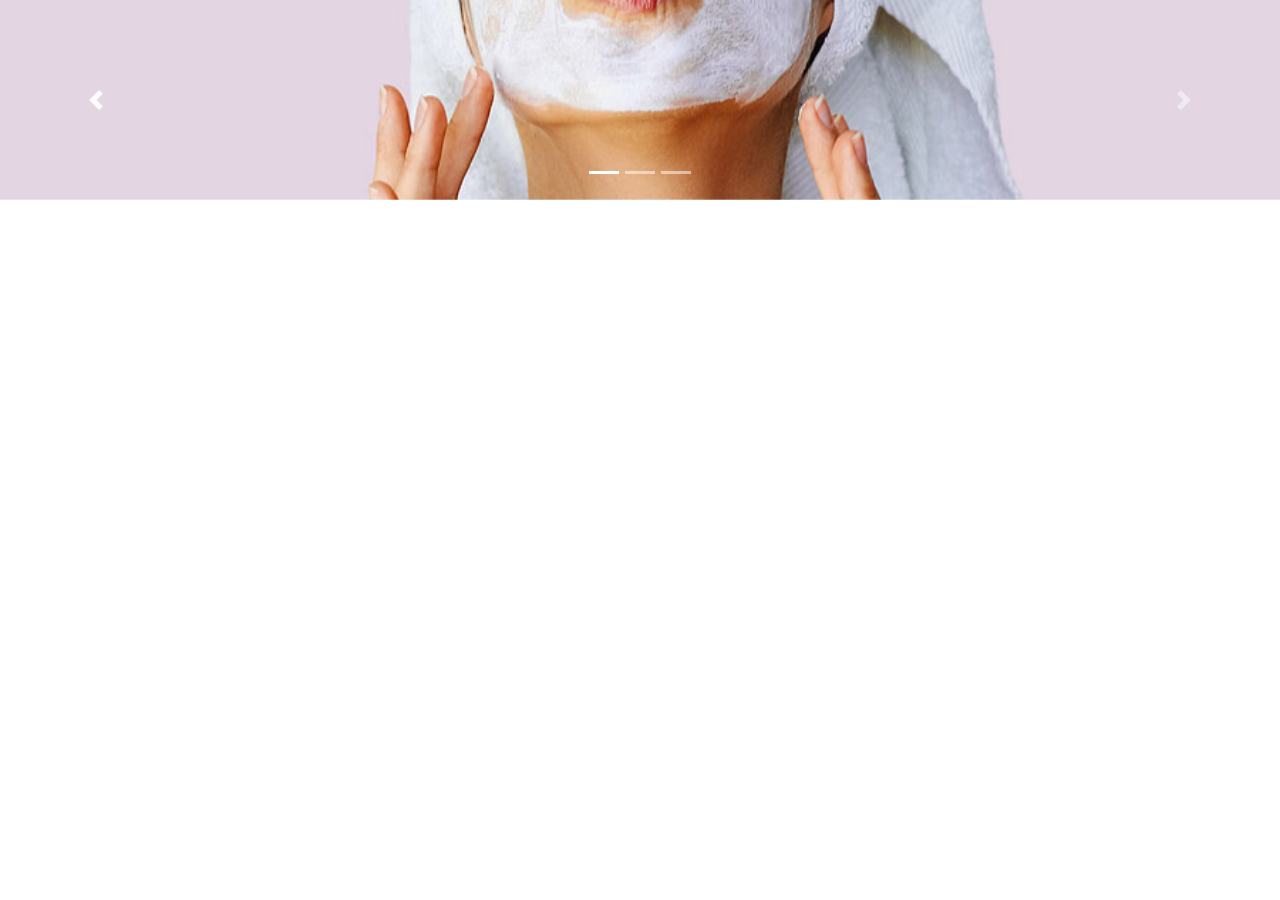
<file: teste.html>
<!DOCTYPE html>
<html lang="en">
<head>
    <meta charset="UTF-8">
    <meta name="viewport" content="width=device-width, initial-scale=1.0">
    <title>Carrossel de Imagens</title>
    <link rel="stylesheet" href="https://stackpath.bootstrapcdn.com/bootstrap/4.5.2/css/bootstrap.min.css">
    <style>
        .carousel-item img {
            height: 200px;
            object-fit: cover;
        }
    </style>    
</head>
<body>
    <!-- Seu conteúdo vai aqui -->
    <div id="carouselExampleIndicators" class="carousel slide" data-ride="carousel">
        <ol class="carousel-indicators">
            <li data-target="#carouselExampleIndicators" data-slide-to="0" class="active"></li>
            <li data-target="#carouselExampleIndicators" data-slide-to="1"></li>
            <li data-target="#carouselExampleIndicators" data-slide-to="2"></li>
        </ol>
        <div class="carousel-inner">
            <div class="carousel-item active">
                <img src="skincare.jpg" class="d-block w-100" alt="Imagem 1">
            </div>
            <div class="carousel-item">
                <img src="skincare.jpg" class="d-block w-100" alt="Imagem 2">
            </div>
            <div class="carousel-item">
                <img src="skincare.jpg" class="d-block w-100" alt="Imagem 3">
            </div>
        </div>
        <a class="carousel-control-prev" href="#carouselExampleIndicators" role="button" data-slide="prev">
            <span class="carousel-control-prev-icon" aria-hidden="true"></span>
            <span class="sr-only">Previous</span>
        </a>
        <a class="carousel-control-next" href="#carouselExampleIndicators" role="button" data-slide="next">
            <span class="carousel-control-next-icon" aria-hidden="true"></span>
            <span class="sr-only">Next</span>
        </a>
    </div>
    
    <script src="https://code.jquery.com/jquery-3.5.1.slim.min.js"></script>
    <script src="https://cdn.jsdelivr.net/npm/@popperjs/core@2.5.4/dist/umd/popper.min.js"></script>
    <script src="https://stackpath.bootstrapcdn.com/bootstrap/4.5.2/js/bootstrap.min.js"></script>
</body>
</html>
</file>
<file: style.css>
body {
	font-family: 'Montserrat', sans-serif;
	background-color: (213, 164, 200, 0.849);
}

header {
	background: rgba(255, 255, 255, 0.849);
height: 110px;
	display: flex;
}

.div-menu{
	margin-left: 0%;
}
.search-input {
    width: 70%;
    padding: 8px;
    font-size: 16px;
    border: none;
    border-radius: 3px 0 0 3px;
    outline: none;
  }

nav {
	text-align: center;
	top: 60px;
	right: 10px;
		
}

nav li {
	display: inline;
	margin: 0 0 0 15px;
}

nav a {
	text-transform: uppercase;
	color: #ffffff;
	font-weight: bold;
	font-size: 22px;
	text-decoration: none;
}

nav a:hover {
	color: rosybrown;
	text-decoration: underline;
}

.produtos {
	width: 940px;
	margin: 0 auto;
	padding: 50px 0;
}

.produtos li {
	display: inline-block;
	text-align: center;
	width: 30%;
	vertical-align: top;
	margin: 0 1.5%;
	padding: 30px 20px;
	box-sizing: border-box;
	border: 2px solid #000000;
	border-radius: 10px;
}

.produtos li:hover {
	border-color:rgba(213, 164, 200, 0.849);
}


.produtos li:hover h2 {
	font-size: 34px;
}

.produtos h2 {
	font-size: 30px;
	font-weight: bold;
}

.produto-descricao {
	font-size: 18px;
}

.produto-preco {
	font-size: 22px;
	font-weight: bold;
	margin-top: 10px;
}

.carrossel{
	width: 300px;
	height: 270px;
	margin: 20px;
	border-radius: 15%;
	justify-content: center;
    align-items: center;
}

.divCarrossel{
	display: flex;
}
h1 {
    margin: 0;
}
main {
    padding: 1rem;
}

.products {
    display: grid;
    grid-template-columns: repeat(auto-fit, minmax(200px, 1fr));
    gap: 1rem;
}

.product {
    background: white;
    border: 1px solid #ddd;
    border-radius: 8px;
    padding: 1rem;
    text-align: center;
}

.product h2 {
    margin-top: 0;
}

.product p {
    margin-bottom: 0;
    font-style: italic;
}

footer {
	text-align: center;
	background: url("bg.jpg");
	padding: 40px 0;
}

.copyright {
	color: #d1a3c8;
	font-size: 13px;
	margin: 20px 0 0;
}

form {
	margin: 40px 0;
}

form label, form legend {
	display:block;
	font-size: 20px;
	margin: 0 0 10px;
}

.input-padrao {
	display: block;
	margin: 0 0 20px;
	padding: 10px 25px;
	width: 50%;
}

.checkbox {
	margin: 20px 0;
}




table {
	margin: 20px 0 40px;
}

thead {
	background: #c895c3;
	color: rgb(222, 167, 207);
	font-weight: bold;
}

td, th {
	border: 1px solid #000000;
	padding: 8px 15px;
}


/* css da página inicial */
body{
background-color: #c59fc0;
}
.banner {
	width:100%;
}
.carrosel{
	display: flex;

}
.skincare {
	opacity: 0,3;
	box-shadow: 10px 10px 10px 0 #ab69a5;
}

.skincare:hover {
	opacity: 0.3;
}
.utensilios {
	text-align: justify;
	text-align: center;
	width: 150px;
	float: left;
	margin: 0 20px 20px 0;
}

.titulo-principal {
	text-align: center;
	font-size: 2em;
	margin: 0 0 1em;
	clear: left;
}

.principal {
	padding: 3em 0;
	background: #c59fc0;
	width: 940px;
	margin: 0 auto;
}

.principal p {
	margin: 0 0 1em;
}

.principal strong {
	font-weight: bold;
}

.principal em {
	font-style: italic;
}



.video {
	width: 560px;
	margin: 2em auto;
}


.product-grid {
    display: grid;
    grid-template-columns: repeat(4, 1fr); /* 4 colunas */
    gap: 20px; /* Espaço entre os itens */
    max-width: 1200px;
    margin: 0 auto;
}

.product {
    background-color: #fff;
    border: 1px solid #ccc;
    padding: 10px;
    text-align: center;
    box-shadow: 0 2px 5px rgba(0, 0, 0, 0.1);
}

.product img {
    max-width: 100%;
    height: auto;
}

.product h3 {
    margin: 10px 0;
    font-size: 18px;
}

.product p {
    margin: 5px 0;
    color: #666;
}
/* Centraliza a página */
.cadastro {
    font-family: Arial, sans-serif;
    background-color: #ffe6f2;
    display: flex;
    align-items: center;
    justify-content: center;
    height: 100vh;
    margin: 0;
}

/* Configuração da estrutura */
.cadstro {
    font-family: Arial, sans-serif;
    background-color: #ffe6f2;
    display: flex;
    align-items: center;
    justify-content: center;
    height: 100vh;
    margin: 0;
}

.container {
    background-color: #ffffff;
    padding: 30px;
    border-radius: 10px;
    box-shadow: 0 4px 8px rgba(0, 0, 0, 0.1);
    width: 100%;
    max-width: 400px;
    text-align: center;
}

/* Título */
h1 {
    color: #ff4da6;
    font-size: 24px;
    margin-bottom: 20px;
}

/* Labels */
label {
    font-size: 14px;
    color: #666;
    display: block;
    text-align: left;
    margin-top: 10px;
}

/* Campos de entrada */
input[type="text"], input[type="email"], input[type="password"] {
    width: 100%;
    padding: 10px;
    margin-top: 5px;
    border: 1px solid #ddd;
    border-radius: 5px;
    font-size: 14px;
    color: #333;
}

/* Botão de envio */
input[type="submit"] {
    background-color: #ff4da6;
    color: white;
    padding: 10px;
    border: none;
    border-radius: 5px;
    font-size: 16px;
    cursor: pointer;
    margin-top: 20px;
    width: 100%;
    transition: background-color 0.3s ease;
}

input[type="submit"]:hover {
    background-color: #ff66b2;
}

/* Estilo do link de redirecionamento */
p {
    font-size: 12px;
    color: #999;
    margin-top: 20px;
}

p a {
    color: #ff4da6;
    text-decoration: none;
}

p a:hover {
    text-decoration: underline;
}

/* Estilo para a página Sobre Nós */
.sobre-container {
    max-width: 700px;
    margin: 40px auto;
    padding: 20px;
    background-color: #ffffff;
    border-radius: 10px;
    box-shadow: 0 4px 8px rgba(0, 0, 0, 0.1);
    text-align: center;
}

/* Logo e título */
.logo-texto {
    display: flex;
    align-items: center;
    justify-content: center;
    gap: 15px;
    margin-bottom: 20px;
}

.logo {
    width: 50px;
    height: auto;
}

.sobre-container h1 {
    color: #ff4da6;
    font-size: 28px;
}

.sobre-container p {
    color: #666;
    font-size: 16px;
    line-height: 1.6;
    margin-bottom: 20px;
}

/* Configuração dos tópicos */
.topico {
    margin-top: 30px;
    text-align: left;
}

.topico h2 {
    color: #ffffff;
    font-size: 20px;
    margin-bottom: 10px;
}

.topico p {
    color: #333;
    font-size: 15px;
    line-height: 1.6;
    padding: 0 20px;
    text-align: justify;
}

/* Estilo para a página Sobre Nós */
.sobre-container {
    max-width: 700px;
    margin: 40px auto;
    padding: 20px;
    background-color: #ffffff;
    border-radius: 10px;
    box-shadow: 0 4px 8px rgba(0, 0, 0, 0.1);
    text-align: center;
}

/* Logo no topo */
.logo {
    width: 200px;
    height: auto;
    margin-bottom: 10px;
}

.sobre-container h1 {
    color: #ff4da6;
    font-size: 28px;
    margin-bottom: 20px;
}

/* Estilo do parágrafo inicial */
.sobre-container p {
    color: #666;
    font-size: 16px;
    line-height: 1.6;
    margin-bottom: 20px;
}

/* Configuração dos tópicos */
.topico {
    margin-top: 30px;
    text-align: left;
}

.topico h2 {
    color: #ff66b2;
    font-size: 20px;
    margin-bottom: 10px;
}

.topico p {
    color: #333;
    font-size: 15px;
    line-height: 1.6;
    padding: 0 20px;
    text-align: justify;
}

/* Responsividade */
@media (max-width: 768px) {
    .sobre-container {
        padding: 15px;
    }

    .topico p {
        padding: 0;
    }
}
/* Estilo para a página de Favoritos */
.favoritos-container {
    max-width: 800px;
    margin: 40px auto;
    padding: 20px;
    background-color: #ffffff;
    border-radius: 10px;
    box-shadow: 0 4px 8px rgba(0, 0, 0, 0.1);
    text-align: center;
}

.favoritos-container h1 {
    color: #ff4da6;
    font-size: 28px;
    margin-bottom: 20px;
}

.favoritos-container p {
    color: #666;
    font-size: 16px;
    line-height: 1.6;
    margin-bottom: 20px;
}

/* Estilo dos produtos favoritos */
.produto-favorito {
    display: flex;
    align-items: center;
    margin-bottom: 20px;
    padding: 15px;
    border: 1px solid #ddd;
    border-radius: 10px;
    text-align: left;
}

.imagem-produto {
    width: 100px;
    height: auto;
    margin-right: 15px;
    border-radius: 5px;
}

.info-produto h2 {
    color: #333;
    font-size: 18px;
    margin: 0 0 10px;
}

.info-produto p {
    font-size: 14px;
    color: #666;
    margin: 0 0 10px;
}

button {
    background-color: #ff4da6;
    color: white;
    padding: 8px 12px;
    border: none;
    border-radius: 5px;
    font-size: 14px;
    cursor: pointer;
    transition: background-color 0.3s ease;
}

button:hover {
    background-color: #ff66b2;
}

/* Responsividade */
@media (max-width: 768px) {
    .produto-favorito {
        flex-direction: column;
        align-items: flex-start;
    }

    .imagem-produto {
        margin-right: 0;
        margin-bottom: 10px;
    }
}
/* Estilo para a página da Sacola */
.sacola-container {
    max-width: 800px;
    margin: 40px auto;
    padding: 20px;
    background-color: #ffffff;
    border-radius: 10px;
    box-shadow: 0 4px 8px rgba(0, 0, 0, 0.1);
    text-align: center;
}

.sacola-container h1 {
    color: #ff4da6;
    font-size: 28px;
    margin-bottom: 20px;
}

.sacola-container p {
    color: #666;
    font-size: 16px;
    margin-bottom: 20px;
}

/* Estilo dos produtos na sacola */
.produto-sacola {
    display: flex;
    align-items: center;
    margin-bottom: 20px;
    padding: 15px;
    border: 1px solid #ddd;
    border-radius: 10px;
    text-align: left;
}

.imagem-produto {
    width: 100px;
    height: auto;
    margin-right: 15px;
    border-radius: 5px;
}

.info-produto h2 {
    color: #333;
    font-size: 18px;
    margin: 0 0 10px;
}

.info-produto p {
    font-size: 14px;
    color: #666;
    margin: 0 0 10px;
}

/* Controles de quantidade */
.quantidade {
    display: flex;
    align-items: center;
    margin-bottom: 10px;
}

input.input-quantidade {
    width: 50px;
    text-align: center;
    margin: 0 10px;
}

button {
    background-color: #ff4da6;
    color: white;
    padding: 8px 12px;
    border: none;
    border-radius: 5px;
    font-size: 14px;
    cursor: pointer;
    transition: background-color 0.3s ease;
}

button:hover {
    background-color: #ff66b2;
}

/* Total e botão de finalizar compra */
.total {
    margin-top: 20px;
}

.total h2 {
    color: #333;
    font-size: 20px;
}

.finalizar-compra {
    background-color: #4CAF50; /* Verde para finalizar */
}

.finalizar-compra:hover {
    background-color: #45a049; /* Verde escuro ao passar o mouse */
}

/* Responsividade */
@media (max-width: 768px) {
    .produto-sacola {
        flex-direction: column;
        align-items: flex-start;
    }

    .imagem-produto {
        margin-right: 0;
        margin-bottom: 10px;
    }
}
/* Estilo para o carrinho de compras */
.carrinho-container {
    max-width: 800px;
    margin: 40px auto;
    padding: 20px;
    background-color: #ffffff;
    border-radius: 10px;
    box-shadow: 0 4px 8px rgba(0, 0, 0, 0.1);
    text-align: center;
}

.carrinho-container h1 {
    color: #ff4da6;
    font-size: 28px;
    margin-bottom: 10px;
}

.carrinho-container p {
    color: #666;
    font-size: 16px;
    margin-bottom: 20px;
}

/* Estilo dos produtos no carrinho */
.produto-carrinho {
    display: flex;
    align-items: center;
    margin-bottom: 20px;
    padding: 15px;
    border: 1px solid #ddd;
    border-radius: 10px;
    text-align: left;
}

.imagem-produto {
    width: 100px;
    height: auto;
    margin-right: 15px;
    border-radius: 5px;
}

.info-produto h2 {
    color: #333;
    font-size: 18px;
    margin: 0 0 10px;
}

.info-produto p {
    font-size: 14px;
    color: #666;
    margin: 0 0 10px;
}

/* Controles de quantidade */
.quantidade {
    display: flex;
    align-items: center;
    margin-bottom: 10px;
}

input.input-quantidade {
    width: 50px;
    text-align: center;
    margin: 0 10px;
    border: 1px solid #ddd;
    border-radius: 5px;
}

/* Estilo dos botões */
button {
    background-color: #ff4da6;
    color: white;
    padding: 8px 12px;
    border: none;
    border-radius: 5px;
    font-size: 14px;
    cursor: pointer;
    transition: background-color 0.3s ease;
}

button:hover {
    background-color: #ff66b2;
}

/* Total e botão de finalizar compra */
.total {
    margin-top: 20px;
}

.total h2 {
    color: #333;
    font-size: 20px;
}

.finalizar-compra {
    background-color: #4CAF50; /* Verde para finalizar */
}

.finalizar-compra:hover {
    background-color: #45a049; /* Verde escuro ao passar o mouse */
}

/* Responsividade */
@media (max-width: 768px) {
    .produto-carrinho {
        flex-direction: column;
        align-items: flex-start;
    }

    .imagem-produto {
        margin-right: 0;
        margin-bottom: 10px;
    }
}

/* Estilo para a página de cadastro */
.cadastro-container {
    max-width: 400px;
    margin: 80px auto;
    padding: 20px;
    background-color: #ffffff;
    border-radius: 10px;
    box-shadow: 0 4px 8px rgba(0, 0, 0, 0.1);
    text-align: center;
}

.cadastro-container h1 {
    color: #ff4da6;
    font-size: 28px;
    margin-bottom: 20px;
}

.input-group {
    margin-bottom: 15px;
    text-align: left;
}

.input-group label {
    display: block;
    margin-bottom: 5px;
    color: #333;
}

input[type="text"],
input[type="email"],
input[type="tel"],
input[type="password"] {
    width: 100%;
    padding: 10px;
    border: 1px solid #ddd;
    border-radius: 5px;
}

button {
    background-color: #ff4da6;
    color: white;
    padding: 10px 15px;
    border: none;
    border-radius: 5px;
    font-size: 16px;
    cursor: pointer;
    transition: background-color 0.3s ease;
}

button:hover {
    background-color: #ff66b2;
}

p {
    margin-top: 20px;
}

a {
    color: #ff4da6;
    text-decoration: none;
}

a:hover {
    text-decoration: underline;
}

.header{
    background-color: #ff66b2);
    height: 100px;
    text-align: center;
justify-items: center;
}
</file>
